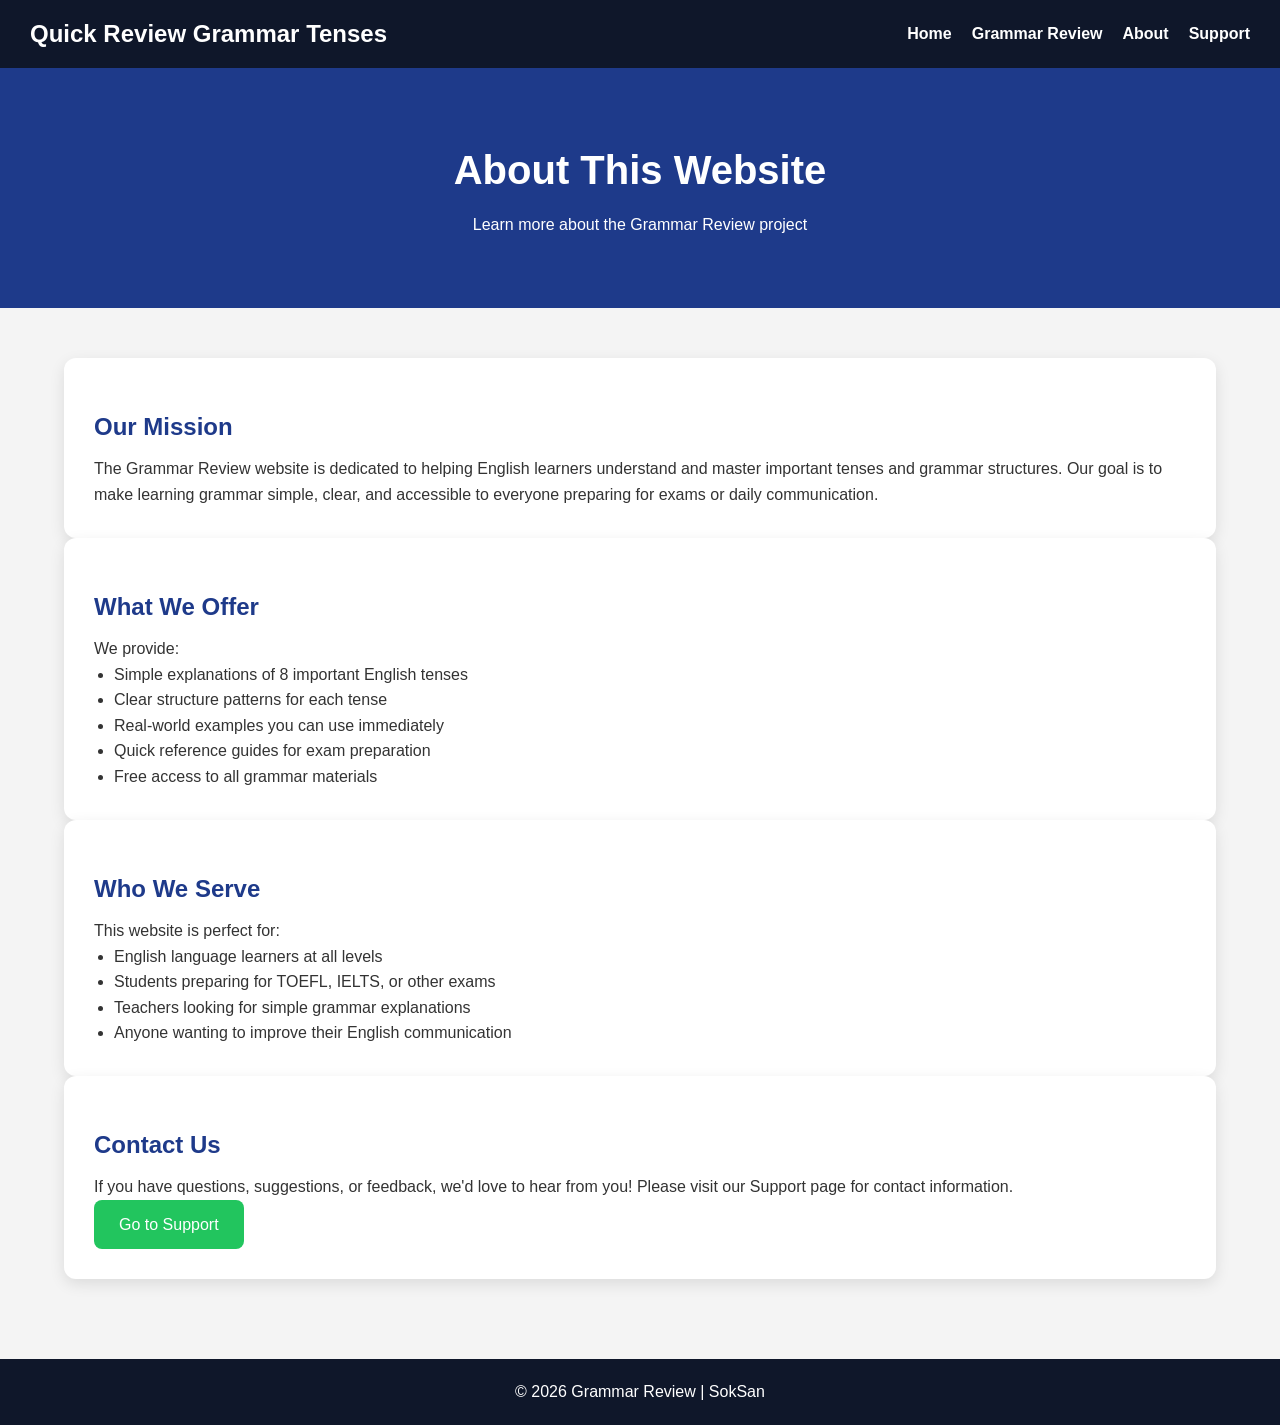
<file: about.html>
<!DOCTYPE html>
<html lang="en">
<head>
    <meta charset="UTF-8">
    <meta name="viewport" content="width=device-width, initial-scale=1.0">
    <title>Grammar Review - About</title>
    <link rel="stylesheet" href="style.css">
</head>
<body>

    <!-- NAVBAR -->
    <nav>
        <div class="logo">Quick Review Grammar Tenses</div>

        <ul>
            <li><a href="index.html">Home</a></li>
            <li><a href="tenses.html">Grammar Review</a></li>
            <li><a href="about.html">About</a></li>
            <li><a href="support.html">Support</a></li>
        </ul>
    </nav>

    <!-- PAGE HEADER -->
    <section class="page-header">
        <h1>About This Website</h1>
        <p>Learn more about the Grammar Review project</p>
    </section>

    <!-- ABOUT SECTION -->
    <section class="container">
        <div class="info-box">
            <h2>Our Mission</h2>
            <p>
                The Grammar Review website is dedicated to helping English learners understand and master
                important tenses and grammar structures. Our goal is to make learning grammar simple, clear,
                and accessible to everyone preparing for exams or daily communication.
            </p>
        </div>

        <div class="info-box">
            <h2>What We Offer</h2>
            <p>
                We provide:
            </p>
            <ul style="margin-left: 20px;">
                <li>Simple explanations of 8 important English tenses</li>
                <li>Clear structure patterns for each tense</li>
                <li>Real-world examples you can use immediately</li>
                <li>Quick reference guides for exam preparation</li>
                <li>Free access to all grammar materials</li>
            </ul>
        </div>

        <div class="info-box">
            <h2>Who We Serve</h2>
            <p>
                This website is perfect for:
            </p>
            <ul style="margin-left: 20px;">
                <li>English language learners at all levels</li>
                <li>Students preparing for TOEFL, IELTS, or other exams</li>
                <li>Teachers looking for simple grammar explanations</li>
                <li>Anyone wanting to improve their English communication</li>
            </ul>
        </div>

        <div class="info-box">
            <h2>Contact Us</h2>
            <p>
                If you have questions, suggestions, or feedback, we'd love to hear from you!
                Please visit our Support page for contact information.
            </p>
            <p>
                <a href="support.html" class="btn">Go to Support</a>
            </p>
        </div>
    </section>

    <!-- FOOTER -->
    <footer>
        © 2026 Grammar Review | SokSan
    </footer>

</body>
</html>
</file>
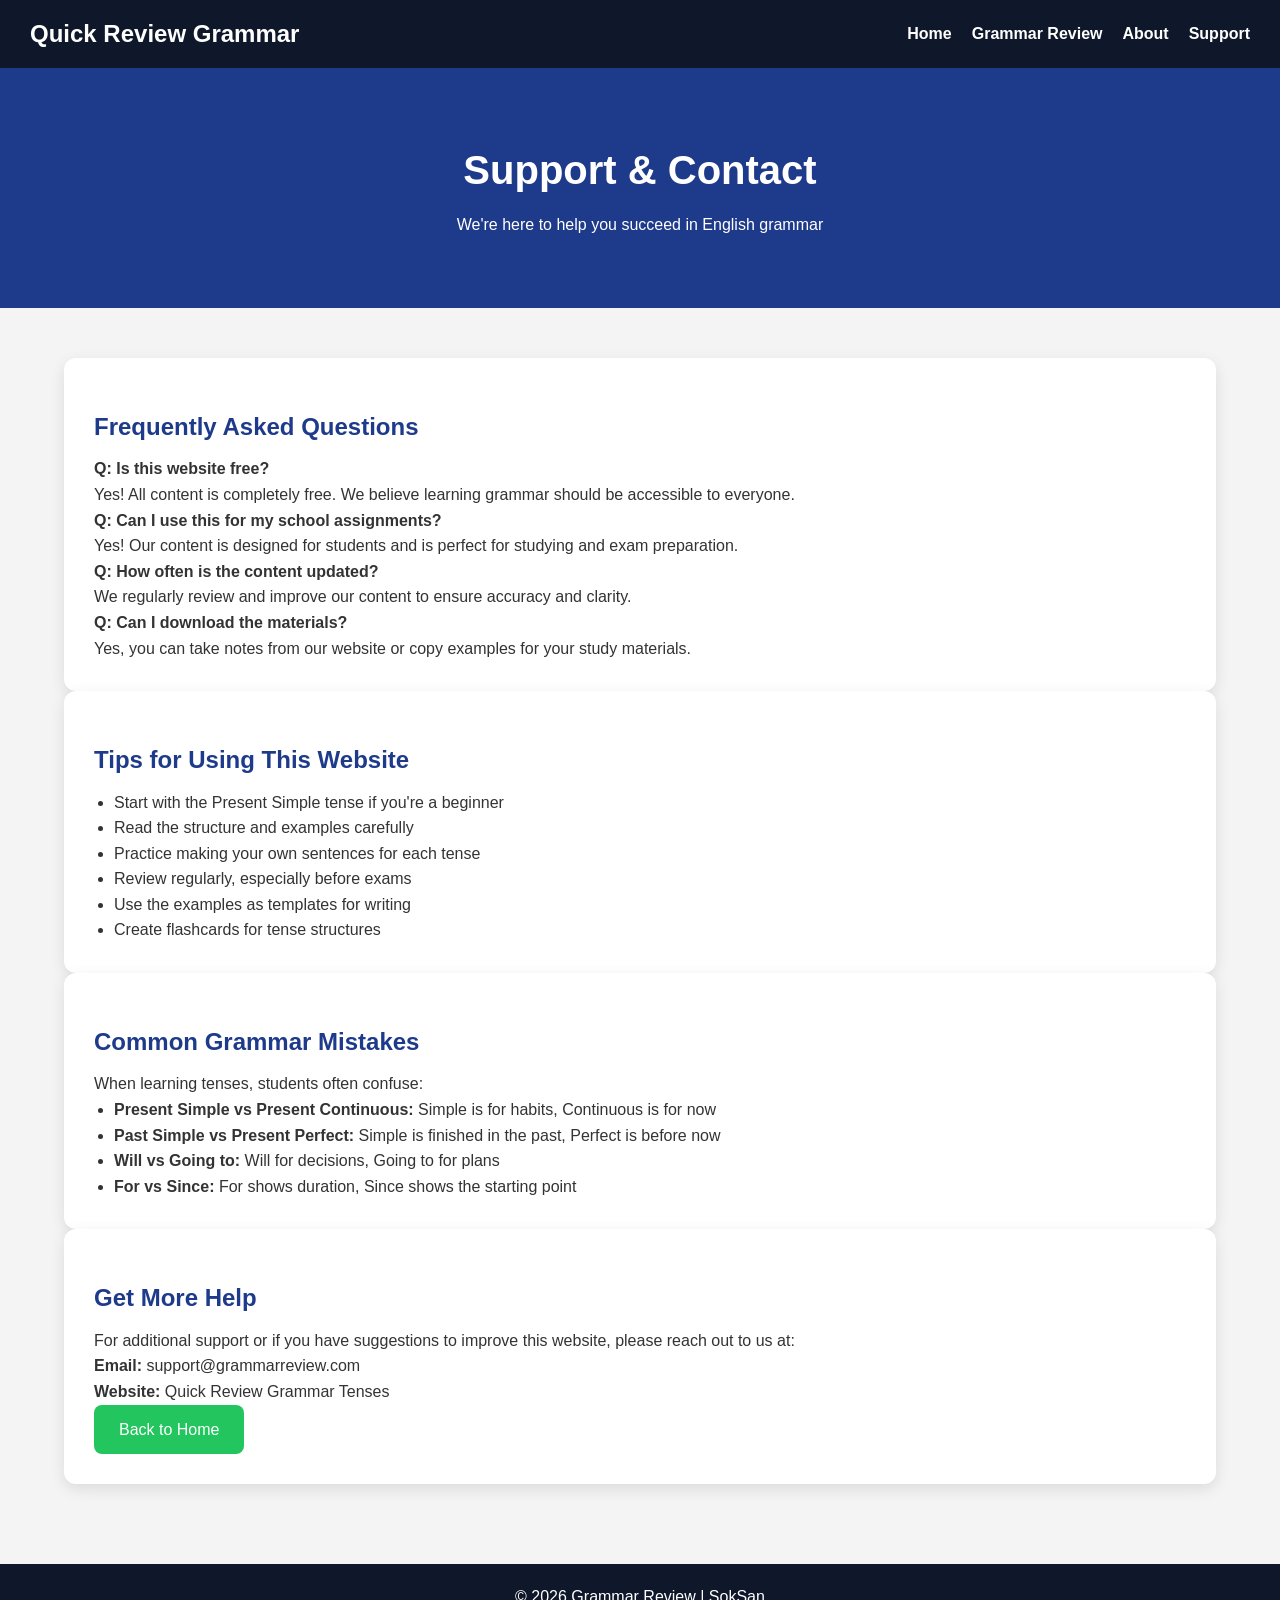
<file: support.html>
<!DOCTYPE html>
<html lang="en">
<head>
    <meta charset="UTF-8">
    <meta name="viewport" content="width=device-width, initial-scale=1.0">
    <title>Grammar Review - Support</title>
    <link rel="stylesheet" href="style.css">
</head>
<body>

    <!-- NAVBAR -->
    <nav>
        <div class="logo">Quick Review Grammar</div>

        <ul>
            <li><a href="index.html">Home</a></li>
            <li><a href="tenses.html">Grammar Review</a></li>
            <li><a href="about.html">About</a></li>
            <li><a href="support.html">Support</a></li>
        </ul>
    </nav>

    <!-- PAGE HEADER -->
    <section class="page-header">
        <h1>Support & Contact</h1>
        <p>We're here to help you succeed in English grammar</p>
    </section>

    <!-- SUPPORT SECTION-->
    <section class="container">
        <div class="info-box">
            <h2>Frequently Asked Questions</h2>
            <p><strong>Q: Is this website free?</strong></p>
            <p>Yes! All content is completely free. We believe learning grammar should be accessible to everyone.</p>

            <p><strong>Q: Can I use this for my school assignments?</strong></p>
            <p>Yes! Our content is designed for students and is perfect for studying and exam preparation.</p>

            <p><strong>Q: How often is the content updated?</strong></p>
            <p>We regularly review and improve our content to ensure accuracy and clarity.</p>

            <p><strong>Q: Can I download the materials?</strong></p>
            <p>Yes, you can take notes from our website or copy examples for your study materials.</p>
        </div>

        <div class="info-box">
            <h2>Tips for Using This Website</h2>
            <ul style="margin-left: 20px;">
                <li>Start with the Present Simple tense if you're a beginner</li>
                <li>Read the structure and examples carefully</li>
                <li>Practice making your own sentences for each tense</li>
                <li>Review regularly, especially before exams</li>
                <li>Use the examples as templates for writing</li>
                <li>Create flashcards for tense structures</li>
            </ul>
        </div>

        <div class="info-box">
            <h2>Common Grammar Mistakes</h2>
            <p>When learning tenses, students often confuse:</p>
            <ul style="margin-left: 20px;">
                <li><strong>Present Simple vs Present Continuous:</strong> Simple is for habits, Continuous is for now</li>
                <li><strong>Past Simple vs Present Perfect:</strong> Simple is finished in the past, Perfect is before now</li>
                <li><strong>Will vs Going to:</strong> Will for decisions, Going to for plans</li>
                <li><strong>For vs Since:</strong> For shows duration, Since shows the starting point</li>
            </ul>
        </div>

        <div class="info-box">
            <h2>Get More Help</h2>
            <p>
                For additional support or if you have suggestions to improve this website,
                please reach out to us at:
            </p>
            <p>
                <strong>Email:</strong> support@grammarreview.com
            </p>
            <p>
                <strong>Website:</strong> Quick Review Grammar Tenses
            </p>
            <p>
                <a href="index.html" class="btn">Back to Home</a>
            </p>
        </div>
    </section>

    <!-- FOOTER -->
    <footer>
        © 2026 Grammar Review | SokSan
    </footer>

</body>
</html>
</file>
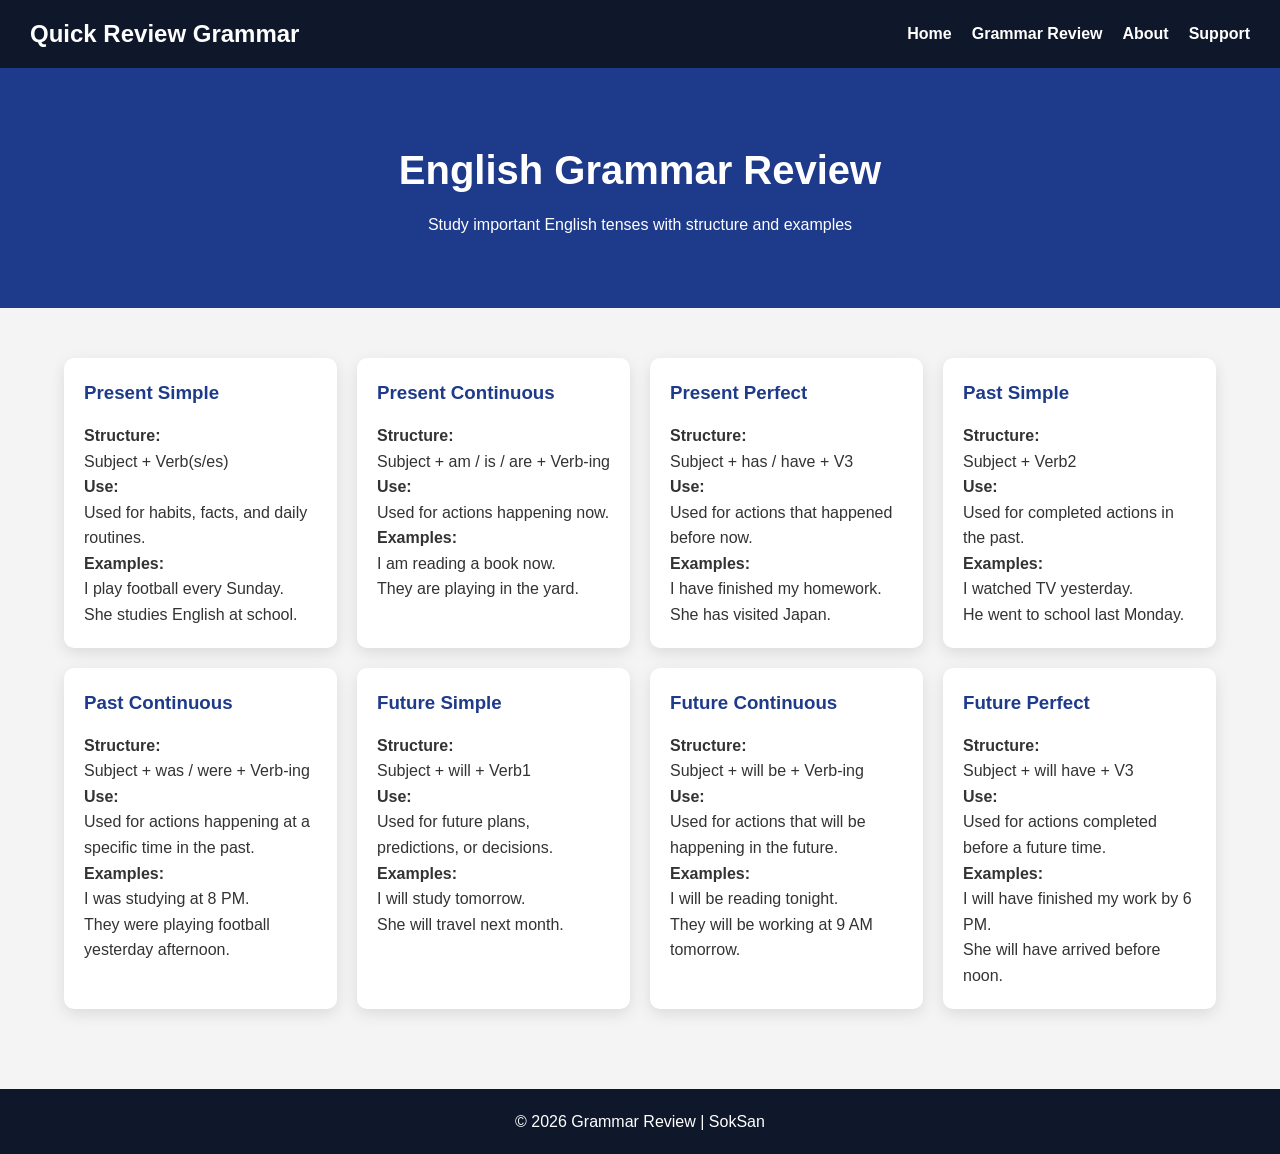
<file: tenses.html>
<!DOCTYPE html>
<html lang="en">
<head>
    <meta charset="UTF-8">
    <meta name="viewport" content="width=device-width, initial-scale=1.0">
    <title>Grammar Review - Tenses</title>
    <link rel="stylesheet" href="style.css">
</head>
<body>

    <!-- NAVBAR-->
    <nav>
        <div class="logo">Quick Review Grammar</div>

        <ul>
            <li><a href="index.html">Home</a></li>
            <li><a href="tenses.html">Grammar Review</a></li>
            <li><a href="about.html">About</a></li>
            <li><a href="support.html">Support</a></li>
        </ul>
    </nav>

    <!-- PAGE HEADER -->
    <section class="page-header">
        <h1>English Grammar Review</h1>
        <p>Study important English tenses with structure and examples</p>
    </section>

    <!-- TENSES SECTION -->
    <section class="container">
        <div class="cards">

            <!-- Present Simple -->
            <div class="card">
                <h3>Present Simple</h3>
                <p><strong>Structure:</strong></p>
                <p>Subject + Verb(s/es)</p>

                <p><strong>Use:</strong></p>
                <p>Used for habits, facts, and daily routines.</p>

                <p><strong>Examples:</strong></p>
                <p>I play football every Sunday.</p>
                <p>She studies English at school.</p>
            </div>

            <!-- Present Continuous -->
            <div class="card">
                <h3>Present Continuous</h3>
                <p><strong>Structure:</strong></p>
                <p>Subject + am / is / are + Verb-ing</p>

                <p><strong>Use:</strong></p>
                <p>Used for actions happening now.</p>

                <p><strong>Examples:</strong></p>
                <p>I am reading a book now.</p>
                <p>They are playing in the yard.</p>
            </div>

            <!-- Present Perfect -->
            <div class="card">
                <h3>Present Perfect</h3>
                <p><strong>Structure:</strong></p>
                <p>Subject + has / have + V3</p>

                <p><strong>Use:</strong></p>
                <p>Used for actions that happened before now.</p>

                <p><strong>Examples:</strong></p>
                <p>I have finished my homework.</p>
                <p>She has visited Japan.</p>
            </div>

            <!-- Past Simple -->
            <div class="card">
                <h3>Past Simple</h3>
                <p><strong>Structure:</strong></p>
                <p>Subject + Verb2</p>

                <p><strong>Use:</strong></p>
                <p>Used for completed actions in the past.</p>

                <p><strong>Examples:</strong></p>
                <p>I watched TV yesterday.</p>
                <p>He went to school last Monday.</p>
            </div>

            <!-- Past Continuous -->
            <div class="card">
                <h3>Past Continuous</h3>
                <p><strong>Structure:</strong></p>
                <p>Subject + was / were + Verb-ing</p>

                <p><strong>Use:</strong></p>
                <p>Used for actions happening at a specific time in the past.</p>

                <p><strong>Examples:</strong></p>
                <p>I was studying at 8 PM.</p>
                <p>They were playing football yesterday afternoon.</p>
            </div>

            <!-- Future Simple -->
            <div class="card">
                <h3>Future Simple</h3>
                <p><strong>Structure:</strong></p>
                <p>Subject + will + Verb1</p>

                <p><strong>Use:</strong></p>
                <p>Used for future plans, predictions, or decisions.</p>

                <p><strong>Examples:</strong></p>
                <p>I will study tomorrow.</p>
                <p>She will travel next month.</p>
            </div>

            <!-- Future Continuous -->
            <div class="card">
                <h3>Future Continuous</h3>
                <p><strong>Structure:</strong></p>
                <p>Subject + will be + Verb-ing</p>

                <p><strong>Use:</strong></p>
                <p>Used for actions that will be happening in the future.</p>

                <p><strong>Examples:</strong></p>
                <p>I will be reading tonight.</p>
                <p>They will be working at 9 AM tomorrow.</p>
            </div>

            <!-- Future Perfect -->
            <div class="card">
                <h3>Future Perfect</h3>
                <p><strong>Structure:</strong></p>
                <p>Subject + will have + V3</p>

                <p><strong>Use:</strong></p>
                <p>Used for actions completed before a future time.</p>

                <p><strong>Examples:</strong></p>
                <p>I will have finished my work by 6 PM.</p>
                <p>She will have arrived before noon.</p>
            </div>

        </div>
    </section>

    <footer>
        © 2026 Grammar Review | SokSan
    </footer>

</body>
</html>
</file>
<file: style.css>
/* =========================================
   RESET
   Basic reset for all elements
========================================= */
*{
    margin:0;
    padding:0;
    box-sizing:border-box;
}

/* =========================================
   BODY
   Change background color and text color here
========================================= */
body{
    font-family:Arial, sans-serif;

    /* CHANGE WEBSITE BACKGROUND COLOR HERE */
    background:#f4f4f4;

    /* CHANGE TEXT COLOR HERE */
    color:#333;

    line-height:1.6;
}

/* =========================================
   NAVBAR
   Change navbar color here
========================================= */
nav{
    /* CHANGE NAVBAR BACKGROUND COLOR HERE */
    background:#0f172a;

    color:white;
    display:flex;
    justify-content:space-between;
    align-items:center;
    padding:15px 30px;
    flex-wrap:wrap;
}

.logo{
    font-size:24px;
    font-weight:bold;
}

nav ul{
    list-style:none;
    display:flex;
    gap:20px;
}

nav ul li a{
    color:white;
    text-decoration:none;
    font-weight:bold;
    transition:0.3s;
}

/* CHANGE NAVBAR HOVER COLOR HERE */
nav ul li a:hover{
    color:#22c55e;
}

/* =========================================
   HERO SECTION
   Change hero background here
========================================= */
.hero{
    text-align:center;
    padding:100px 20px;

    /* CHANGE HERO BACKGROUND HERE */
    background:linear-gradient(to right, #2563eb, #1e3a8a);

    color:white;
}

.hero h1{
    font-size:48px;
    margin-bottom:20px;
}

.hero p{
    max-width:700px;
    margin:0 auto 25px;
    font-size:18px;
}

/* =========================================
   BUTTON
   Change button colors here
========================================= */
.btn{
    display:inline-block;
    text-decoration:none;
    color:white;

    /* CHANGE BUTTON BACKGROUND COLOR HERE */
    background:#22c55e;

    padding:12px 25px;
    border-radius:8px;
    transition:0.3s;
}

/* CHANGE BUTTON HOVER COLOR HERE */
.btn:hover{
    background:#16a34a;
}

/* =========================================
   CONTAINER
========================================= */
.container{
    width:90%;
    max-width:1200px;
    margin:auto;
    padding:50px 0;
}

.center-text{
    text-align:center;
    max-width:800px;
    margin:auto;
}

/* =========================================
   PROFILE SECTION
========================================= */
.profile-card{
    background:white;
    padding:30px;
    border-radius:12px;
    box-shadow:0 5px 15px rgba(0,0,0,0.1);

    display:flex;
    align-items:center;
    gap:30px;
    flex-wrap:wrap;
}

.profile-image img{
    width:250px;
    height:250px;
    object-fit:cover;
    border-radius:50%;

    /* CHANGE PHOTO BORDER COLOR HERE */
    border:5px solid #2563eb;
}

.profile-text{
    flex:1;
}

/* =========================================
   PAGE HEADER
========================================= */
.page-header{
    text-align:center;
    padding:70px 20px;

    /* CHANGE PAGE HEADER BACKGROUND HERE */
    background:#1e3a8a;

    color:white;
}

.page-header h1{
    font-size:40px;
    margin-bottom:10px;
}

/* =========================================
   CARDS
========================================= */
.cards{
    display:grid;
    grid-template-columns:repeat(auto-fit, minmax(250px, 1fr));
    gap:20px;
}

.card{
    background:white;
    padding:20px;
    border-radius:10px;
    box-shadow:0 5px 15px rgba(0,0,0,0.1);
}

.card h3{
    margin-bottom:15px;
    color:#1e3a8a;
}

/* =========================================
   ABOUT / SUPPORT BOX
========================================= */
.info-box{
    background:white;
    padding:30px;
    border-radius:12px;
    box-shadow:0 5px 15px rgba(0,0,0,0.1);
}

.info-box h2{
    margin-top:20px;
    margin-bottom:10px;
    color:#1e3a8a;
}

/* =========================================
   FOOTER
========================================= */
footer{
    background:#0f172a;
    color:white;
    text-align:center;
    padding:20px;
    margin-top:30px;
}

/* =========================================
   RESPONSIVE DESIGN
   For phone screen
========================================= */
@media(max-width:768px){

    nav{
        flex-direction:column;
        text-align:center;
    }

    nav ul{
        flex-direction:column;
        margin-top:10px;
    }

    .hero h1{
        font-size:34px;
    }

    .page-header h1{
        font-size:30px;
    }

    .profile-card{
        flex-direction:column;
        text-align:center;
    }

    .profile-image img{
        width:200px;
        height:200px;
    }
}
</file>
